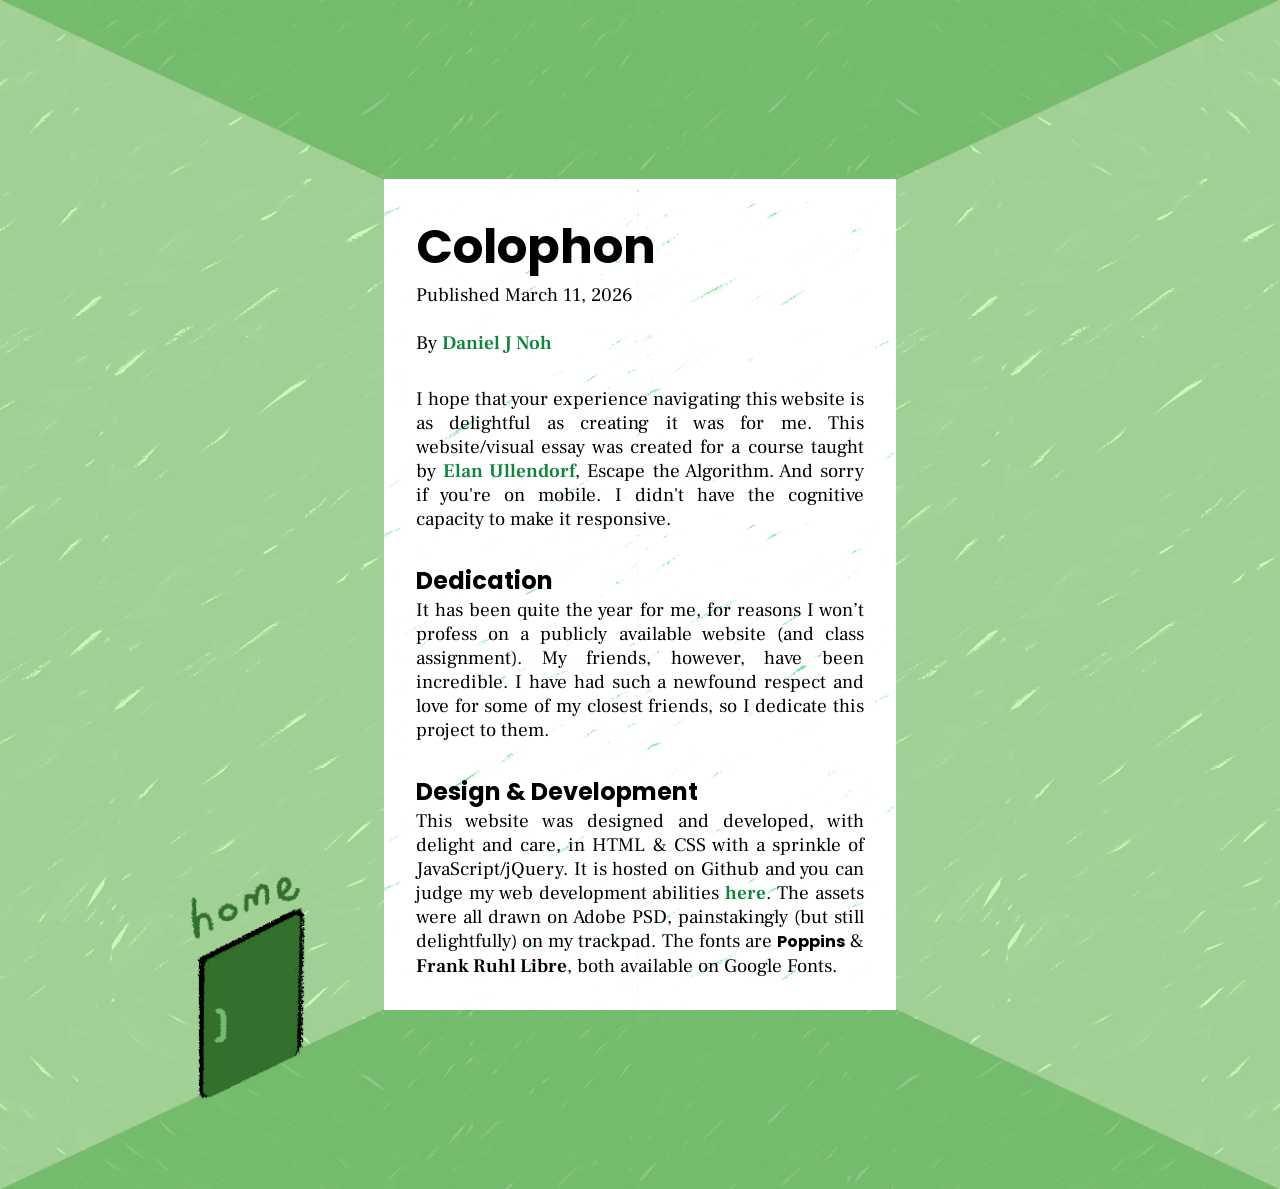
<file: colophon.html>
<html>

<head>
    <title>Spotify UnWrapped | Colophon</title>
    <link rel="stylesheet" href="style.css" />
    <link rel="apple-touch-icon" sizes="180x180" href="icon/apple-touch-icon.png" />
    <link rel="icon" type="image/png" sizes="32x32" href="icon/favicon-32x32.png" />
    <link rel="icon" type="image/png" sizes="16x16" href="icon/favicon-16x16.png" />
    <link rel="manifest" href="icon/site.webmanifest" />
    <meta charset="UTF-8" />
    <meta name="author" content="Daniel Noh" />
    <meta name="viewport" content="width=device-width, initial-scale=1.0" />
</head>



<body>
    <header>
        <div class="row">
            <div class="edge-col-top">
                <img src="img/top-left.png" draggable="false" />
            </div>
            <div class="center-col-top">
                <img src="img/top-mid.png" draggable="false" />
            </div>
            <div class="edge-col-top">
                <img src="img/top-right.png" draggable="false" />
            </div>
        </div>
    </header>

    <main>
        <!-- COLOPHON -->
        <div class="row">
            <div class="edge-col">

            </div>
            <div class="center-col">
                <h1 style="margin-top:2rem">Colophon</h1>
                <p>
                    Published March 11, 2026
                    <br><br>
                    By <a href="https://www.danieljnoh.com/" target="_blank">Daniel J Noh</a>
                </p>
                <p>
                    I hope that your experience navigating this website is as delightful as creating it was for me.
                    This website/visual essay was created for a course taught by <a href="https://elan.place/"
                        target="_blank">Elan Ullendorf</a>, Escape the Algorithm. And sorry if you're on mobile. I
                    didn't have the cognitive capacity to make it responsive.
                </p>
                <h2>Dedication</h2>
                <p>
                    It has been quite the year for me, for reasons I won’t profess on a publicly available website (and
                    class assignment). My friends, however, have been incredible. I have had such a newfound respect and
                    love for some of my closest friends, so I dedicate this project to them.
                </p>
                <h2>Design & Development</h2>
                <p>
                    This website was designed and developed, with delight and care, in HTML & CSS with a sprinkle of
                    JavaScript/jQuery. It is hosted on Github and you can judge my web development abilities <a
                        href="https://github.com/Daninoh/spotify-unwrapped" target="_blank">here</a>. The assets were
                    all drawn on Adobe PSD, painstakingly (but still delightfully) on my trackpad. The
                    fonts are <span style="font-family:Poppins;font-size:1rem;font-weight:700">Poppins</span> & <span
                        style="font-weight: 600">Frank Ruhl Libre</span>, both available on Google Fonts.
                </p>
            </div>
            <div class="edge-col"></div>
        </div>

        <div class="row">
            <div class="edge-col"></div>
            <div class="center-col"></div>
            <div class="edge-col"></div>
        </div>

        <!-- <div class="row">
        <div class="edge-col"></div>
        <div class="center-col"></div>
        <div class="edge-col"></div>
    </div> -->

    </main>
    <footer>
        <div class="row">
            <div class="edge-col-top">
                <a href="/spotify-unwrapped">
                    <div class="home-door"></div>
                </a>
                <img src="img/bottom-left.png" draggable="false" />
            </div>
            <div class="center-col-top">
                <img src="img/top-mid.png" draggable="false" />
            </div>
            <div class="edge-col-top">

                <img src="img/bottom-right.png" draggable="false" />

            </div>
        </div>
    </footer>
</body>

</html>
</file>
<file: style.css>
@import url("https://fonts.googleapis.com/css2?family=Frank+Ruhl+Libre:wght@300..900&family=Poppins:ital,wght@0,400;0,700;1,400;1,700&display=swap");

:root {
  --spotify: #1ed761;
  --light: #73dc99;
  --spotify-dark: #0e853a;
}

::selection {
  background: var(--spotify-dark);
  color: white;
}

::-moz-selection {
  background: var(--spotify-dark);
  color: white;
}

* {
  margin: 0;
  padding: 0;
  box-sizing: border-box;
}

a {
  color: var(--spotify-dark);
  font-weight: 600;
  text-decoration: none;
}

a:hover {
  color: var(--light);
}

html,
body {
  background: var(--light);
  background-image: url("img/background-white.png");
  background-repeat: repeat;
  min-width: 1200px;
  height: 100%;
  overscroll-behavior: none;
}

h1 {
  font-family: "Poppins", sans-serif;
  font-weight: 700;
  font-size: 3em;
  font-style: normal;
}

h2 {
  font-family: "Poppins", sans-serif;
  font-weight: 700;
  font-style: normal;
}

iframe {
  margin: auto;
}

button {
  background: none;
  border: none;
}

p {
  position: relative;
  font-family: "Frank Ruhl Libre", serif;
  font-optical-sizing: auto;
  font-weight: 400;
  font-style: normal;
  font-size: 1.2rem;
  text-align: justify;
  margin-bottom: 2rem;
}

p b {
  font-family: "Poppins", sans-serif;
  font-size: 1rem;
  font-weight: 700;
}

.inline-spotify {
  margin-bottom: 2rem;
}

.gift-container {
  position: relative;
  width: 100%;
  overflow: hidden;
  margin-bottom: 2rem;
}

.gift {
  width: 100%;
  cursor: pointer;
  display: block;
}

.gift-container img.gift:hover {
  transform: rotate(1deg);
}

.giftText {
  max-height: 0;
  overflow: hidden;
  background: #f5f5f5;
}

.giftText.open {
  overflow: visible;
  background: none;
  max-height: 100%;
}

.gift img {
  width: 100%;
  height: 100%;
}

.row {
  display: flex;
  width: 100%;
}

.center-col {
  position: relative;
  padding-right: 2em;
  padding-left: 2em;
  width: 40%;
}

.colophon-door {
  background-image: url("img/colophon.png");
  background-size: contain;
  background-repeat: no-repeat;
  position: absolute;
  width: 300px;
  height: 300px;
  right: 120px;
  bottom: 34px;
  z-index: 98;
}

.colophon-door:hover {
  background-image: url("img/colophon-open.png");
}

.colophon-door img {
  width: 100%;
}

.home-door {
  background-image: url("img/home.png");
  background-size: contain;
  background-repeat: no-repeat;
  position: absolute;
  width: 300px;
  height: 300px;
  left: 120px;
  bottom: 42px;
  z-index: 98;
}

.home-door:hover {
  background-image: url("img/home-open.png");
}

.home-door img {
  width: 100%;
}

.tooltip {
  position: relative;
  display: inline-block;
  cursor: pointer;
}

.tooltiptext {
  font-family: "Poppins";
  visibility: hidden;
  width: 130px;
  background-color: black;
  color: var(--spotify);
  font-size: 1rem;
  text-align: center;
  border-radius: 6px;
  padding: 5px 0;
  position: absolute;
  z-index: 1;
  bottom: 80%;
  /* left: 65%; */
  margin-left: -65px;
}

.tooltip:hover .tooltiptext {
  visibility: visible;
}

.refresh-butt {
  background-image: url("img/refresh-butt.png");
  background-size: contain;
  background-repeat: no-repeat;
  position: fixed;
  width: 150px;
  height: 150px;
  top: 2rem;
  right: 2rem;
  z-index: 99;
}

.refresh-butt:hover {
  background-image: url("img/refresh-butt-close.png");
}

.draggable {
  z-index: 98;
}

.draggable:hover {
  transform: rotate(1deg);
  cursor: grab;
  cursor: -moz-grab;
  cursor: -webkit-grab;
  z-index: 98;
}

.draggable:active {
  transform: scale(105%);
  cursor: grabbing;
  cursor: -moz-grabbing;
  cursor: -webkit-grabbing;
  z-index: 98;
}

.before-img {
  margin-bottom: 0;
}

.inline-img {
  width: 100%;
  margin-top: 1rem;
  margin-bottom: 1rem;
}

.row-img {
  display: flex;
}

.row-img img {
  display: block;
  width: 20%;
  height: auto;
}

.edge-col {
  background-image: url("img/side-background-green.png");
  background-repeat: repeat;

  position: relative;
  padding-right: 2em;
  padding-left: 2em;
  width: 30%;

  -webkit-user-select: none; /* Safari */
  -ms-user-select: none; /* IE 10+ */
  user-select: none;
}

.sticker-portrait {
  display: block;
  margin: auto;
  height: 300px;
}

.inline-portrait {
  display: block;
  height: 220px;
  margin: auto;
  margin-bottom: 1rem;
}

.edge-col-top {
  -webkit-user-select: none; /* Safari */
  -ms-user-select: none; /* IE 10+ */
  user-select: none;
  position: relative;
  width: 30%;
}

.center-col-top {
  -webkit-user-select: none; /* Safari */
  -ms-user-select: none; /* IE 10+ */
  user-select: none;
  position: relative;
  width: 40%;
}

.edge-col-top img {
  height: 100%;
  display: block;
  width: 100%;
}

.center-col-top img {
  height: 100%;
  display: block;
  width: 100%;
}

@media screen and (max-width: 1200px) {
  .edge-col-top img {
    height: 169px;
  }
  .center-col-top img {
    height: 169px;
  }
}

.icon {
  margin-top: 2em;
  margin-bottom: 0;
  display: flex;
  position: relative;
  align-items: center;
  justify-content: center;
}

.title {
  margin: auto;
  display: flex;
  position: relative;
  text-align: center;
  align-items: center;
  justify-content: center;
  margin-bottom: 4em;
}

.icon img {
  display: flex;
  width: 200px;
}
</file>
